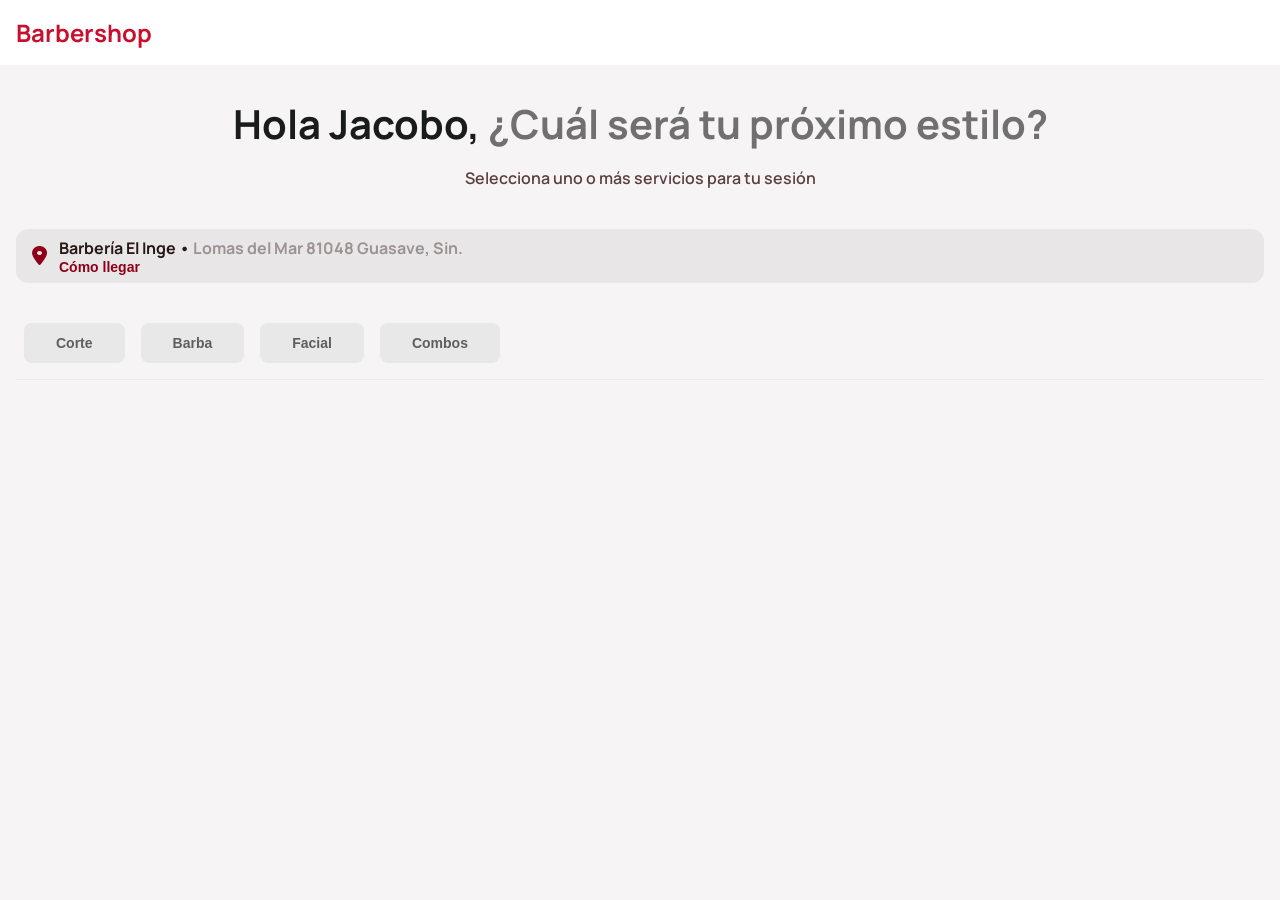
<file: index.html>
<!doctype html>
<html lang="es">
  <head>
    <meta charset="UTF-8" />
    <meta name="viewport" content="width=device-width, initial-scale=1.0" />
    <title>BarberBook</title>
    <link rel="preconnect" href="https://fonts.googleapis.com" />
    <link rel="preconnect" href="https://fonts.gstatic.com" crossorigin />
    <link
      href="https://fonts.googleapis.com/css2?family=Manrope:wght@200..800&display=swap"
      rel="stylesheet" />
    <link
      rel="stylesheet"
      href="https://cdnjs.cloudflare.com/ajax/libs/font-awesome/6.5.1/css/all.min.css"
      integrity="sha512-..."
      crossorigin="anonymous"
      referrerpolicy="no-referrer" />
    <link rel="stylesheet" href="css/global.css" />
    <link rel="stylesheet" href="css/services.css" />
  </head>
  <body>
    <header>
      <h2>Barbershop</h2>
    </header>

    <main>
      <section class="hero">
        <h2>
          Hola Jacobo,
          <span class="pregunta">¿Cuál será tu próximo estilo?</span>
        </h2>
        <p>Selecciona uno o más servicios para tu sesión</p>
      </section>

      <section class="shop-info">
        <i class="fa-solid fa-location-dot" style="color: rgb(143, 0, 24)"></i>
        <div class="direction-info">
            <h3>
            Barbería El Inge •
            <span class="direction"></span>
          </h3>
          <button class="btn-direction">Cómo llegar</button>
        </div>
      </section>

      <section class="services">
        <div class="tabs">
          <button class="tab-button" data-tab="corte">Corte</button>
          <button class="tab-button" data-tab="barba">Barba</button>
          <button class="tab-button" data-tab="facial">Facial</button>
          <button class="tab-button" data-tab="combos">Combos</button>
        </div>

        <div id="services-container" class="services-grid"></div>
      </section>
    </main>

    <footer class="footer">
      <div class="footer-summary">
        <div class="info-price">
            <h3>TOTAL ESTIMADO</h3>
            <p id="price">$0</p>
        </div>
        <div class="info-services">
            <h3>SERVICIOS</h3>
            <p id="count"></p>
        </div>
      </div>

      <div class="action-buttons">
        <button class="cancel">Cancelar</button>
        <button class="continue">
          Continuar<i class="fa-solid fa-arrow-right"></i>
        </button>
      </div>
    </footer>
    
    <script src="js/services.js"></script>
  </body>
</html>
</file>
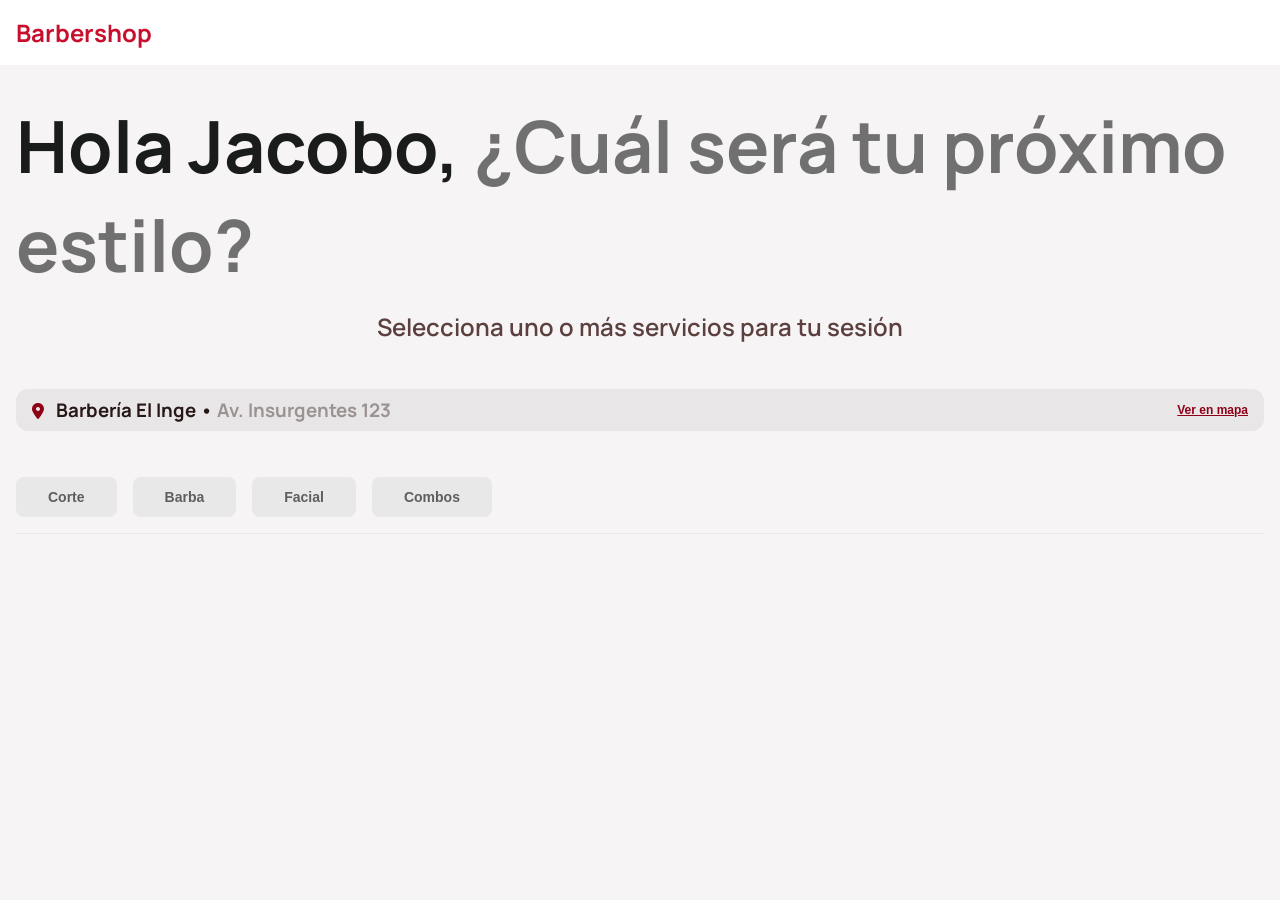
<file: frontend/index.html>
<!DOCTYPE html>
<html lang="es">
<head>
  <meta charset="UTF-8">
  <meta name="viewport" content="width=device-width, initial-scale=1.0">
  <title>Barbershop Panel</title>
  <link rel="preconnect" href="https://fonts.googleapis.com">
  <link rel="preconnect" href="https://fonts.gstatic.com" crossorigin>
  <link href="https://fonts.googleapis.com/css2?family=Manrope:wght@200..800&display=swap" rel="stylesheet">
  <link rel="stylesheet" href="https://cdnjs.cloudflare.com/ajax/libs/font-awesome/6.5.1/css/all.min.css" integrity="sha512-..." crossorigin="anonymous" referrerpolicy="no-referrer" />
  <link rel="stylesheet" href="css/styles.css">
</head>
<body>
  <header>
    <h2>Barbershop</h2>
  </header>

  <main>
    <section class="hero">
      <h2>
        Hola Jacobo, 
        <span class="pregunta">¿Cuál será tu próximo estilo?</span>
      </h2>
      <p>Selecciona uno o más servicios para tu sesión</p>
    </section>

    <section class="shop-info">
      <h3>
        <i class="fa-solid fa-location-dot" style="color: rgb(143, 0, 24);"></i>
        Barbería El Inge •
        <span class="direction">Av. Insurgentes 123</span>
      </h3>
      <button class="btn-direction">
        Ver en mapa
      </button>
    </section>

    <section class="services">
      <div class="tabs">
        <button class="tab-button" data-tab="corte">Corte</button>
        <button class="tab-button" data-tab="barba">Barba</button>
        <button class="tab-button" data-tab="facial">Facial</button>
        <button class="tab-button" data-tab="combos">Combos</button>
      </div>

      <div id="services-container" class="services-grid"></div>
    
    </section>
  </main>

  <footer class="footer">
    <div class="info-summary">
      <h3>RESUMEN DE SELECCIÓN</h3>
      <p>
        <span id="cantidad">1 Servicio Seleccionado</span> • 
        $<span id="total">35.00</span> Total
      </p>
    </div>
    <div class="action-buttons">
      <button class="cancel">Cancelar</button>
      <button class="continue">Continuar <i class="fa-solid fa-arrow-right" style="color: #ffffff;"></i></button>
    </div>
  </footer>
  <script src="js/services.js"></script>
</body>
</html>
</file>
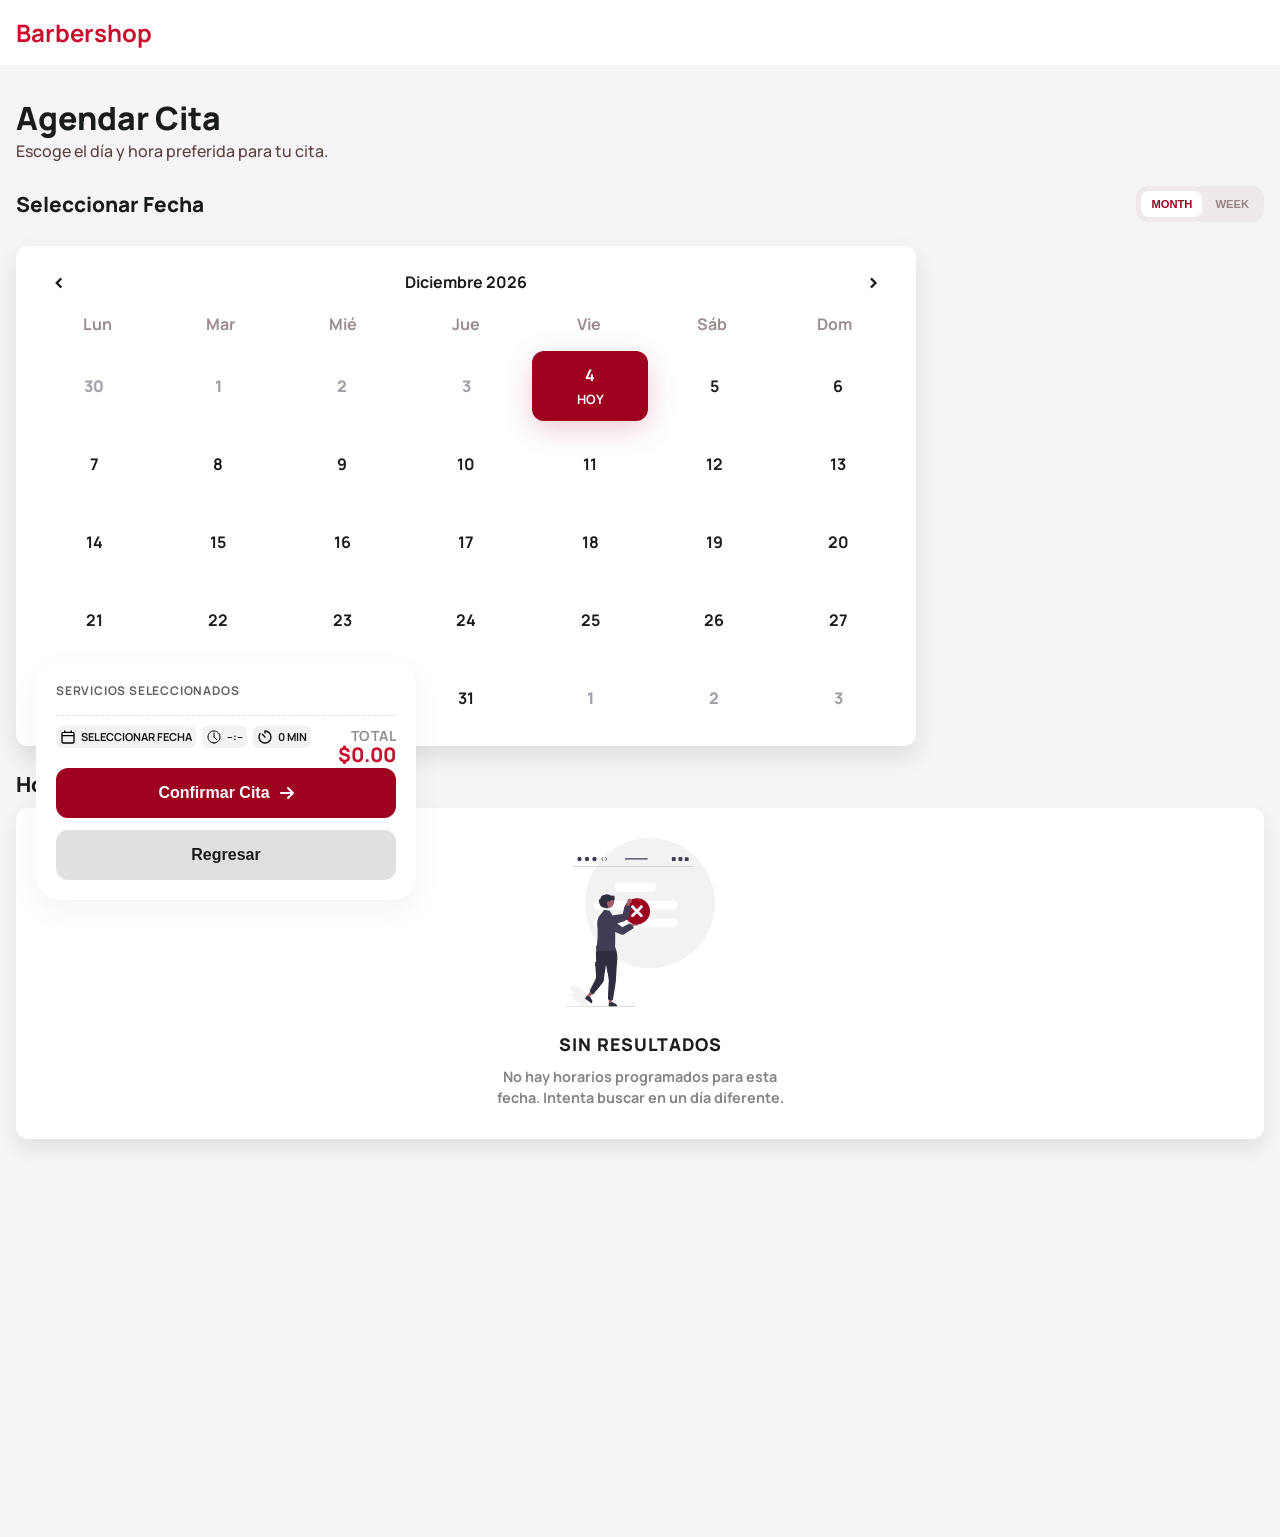
<file: booking.html>
<!DOCTYPE html>
<html lang="en">
<head>
    <meta charset="UTF-8">
    <meta name="viewport" content="width=device-width, initial-scale=1.0">
    <title>Reserva tu Cita</title>
    <link rel="preconnect" href="https://fonts.googleapis.com" />
    <link rel="preconnect" href="https://fonts.gstatic.com" crossorigin />
    <link
      href="https://fonts.googleapis.com/css2?family=Manrope:wght@200..800&display=swap"
      rel="stylesheet" />
    <link
      rel="stylesheet"
      href="https://cdnjs.cloudflare.com/ajax/libs/font-awesome/6.5.1/css/all.min.css"
      integrity="sha512-..."
      crossorigin="anonymous"
      referrerpolicy="no-referrer" />
    <link rel="stylesheet" href="css/global.css" />
    <link rel="stylesheet" href="css/booking.css" />
    <link rel="stylesheet" href="css/time-selection.css" />
</head>
<body>
    <header>
      <h2>Barbershop</h2>
    </header>

    <main>
        <section class="hero">
            <h2>Agendar Cita</h2>
            <p>Escoge el día y hora preferida para tu cita.</p>
        </section>

        <section class="calendar-type">
            <h3>Seleccionar Fecha</h3>
            <div class="style-calendar">
                <button class="monthly active">MONTH</button>
                <button class="weekly">WEEK</button>
            </div>
        </section>

        <section class="calendar">
            <booking-calendar/>
        </section>

        <section class="available-schedule">
            <h3>Horario Disponible</h3>
            <div class="time-selection-container"/>
        </section>

        <!-- Añadimos el ID para la lógica de mostrar/ocultar y cerramos los divs correctamente -->
        <aside class="summary-card hidden" id="summaryCard">
            <p class="section-title">SERVICIOS SELECCIONADOS</p>
            
            <div class="services-list" id="servicesList">
                <!-- Aquí inyectarás los servicios con JS -->
            </div>

            <hr class="divider">

            <div class="booking-details">
                <div class="booking-summary-row">
                    <div class="badges-group">
                       <span class="badge">
                            <img src="./assets/icons/calendar.svg" class="badge-icon" alt="Calendar">
                            <span id="summary-date">SELECCIONAR FECHA</span>
                        </span>

                        <span class="badge">
                            <img src="./assets/icons/clock.svg" class="badge-icon" alt="Clock">
                            <span id="summary-time">--:--</span>
                        </span>

                        <span class="badge">
                            <img src="./assets/icons/timer.svg" class="badge-icon" alt="Timer">
                            <span id="summary-duration">0 MIN</span>
                        </span>
                    </div>

                    <div class="total-group">
                        <span class="total-label">TOTAL</span>
                        <span class="total-amount" id="summary-total">$0.00</span>
                    </div>
                </div>
            </div>

            <button class="btn-confirm">
                Confirmar Cita<i class="fa-solid fa-arrow-right"></i>
            </button>
            <button class="btn-back" id="closeSummary">Regresar</button>
        </aside>


        
    </main>
    <script type="module" src="./js/components/calendar/BookingCalendar.js"></script>
    <script type="module" src="js/booking.js"></script>
</body>
</html>
</file>
<file: css/global.css>
/* Variables Globales */
:root {
    --color-bg: #f6f4f4;
}

/* Reset */
* {
  margin: 0;
  padding: 0;
  box-sizing: border-box;
}
</file>
<file: css/services.css>
body {
    font-family: 'Manrope', sans-serif;
    min-height: 100vh;
    font-weight: 800;
    background: var(--color-bg);
}

header {
    position: fixed;  /* fijo a la ventana */
    top: 0;           /* distancia desde la parte superior */
    left: 0;          /* opcional: inicio horizontal */
    width: 100%;      /* ocupa todo el ancho */
    background: #fff; /* fondo para que no se vea transparente */
    z-index: 1000;    /* para que quede sobre otros elementos */
    padding: 1rem;
    color: #C8102E;
    background: #ffffff;
}

main {
    display: flex;
    flex-direction: column;
    gap: 1.5rem;
    padding: 6rem 1rem;
}

.hero {
    display: flex;
    flex-direction: column; /* apila verticalmente */
    gap: 1rem;
    align-items:center; /* opcional: centra horizontalmente */
    /* font-size: 45px; */
    /* El texto nunca será menor a 1.5rem, 
     intentará medir el 5% del ancho de la pantalla (5vw), 
     y nunca será mayor a 4rem */
}

.hero h2 {
    color: #1A1C1C;
    text-align: center; /* opcional: centra el texto */
    font-size: 2.5rem;
}

.hero .pregunta {
    color: rgba(0, 0, 0, 0.54);
    text-align: center; /* opcional: centra el texto */
    font-size: 2.5rem;
}

.hero p {
    font-weight: 600;
    color: #5C403F;
    font-size: 1rem;
    /* font-size: clamp(0.6rem, 5vw, 1.5rem); */
}

.shop-info {
    display: flex;
    flex-direction: row;
    align-items: center;
    gap: 12px;
    padding: 8px 1rem;
    background: #F3F3F3; /* Un gris muy suave como el diseño */
    border-radius: 12px;
    font-weight: 600;
    background: rgba(219, 217, 217, 0.5);
    margin-top: 1rem;
}

.shop-info i {
    font-size: 20px;
}

.direction-info {
    display: flex;
    flex-direction: column;
}

.shop-info h3{
    font-size: clamp(0.8rem, 3vw, 1rem);
    color: #271717;
}

.shop-info .direction {
    font-size: 13px;
    color: rgba(39, 23, 23, 0.40);
}

.shop-info .btn-direction {
    font-weight: 600;
    text-decoration: underline;
    font-size: 12px;
    color: #8F0018;
    border: none;
    background: none;
    cursor: pointer;
    margin-left: 0;     
    text-align: left;
    padding: 0; 
}

/* --- Tablet (768px en adelante) --- */
@media (min-width: 768px) {
    .shop-info .btn-direction {
        font-size: 13px; /* Un poco más legible en tablets */
    }

    .shop-info .direction {
        font-size: 14px;
        color: rgba(39, 23, 23, 0.40);
    }
}

/* --- Laptop / Desktop pequeño (1024px en adelante) --- */
@media (min-width: 1024px) {
    .shop-info .btn-direction {
        font-size: 14px;
        /* Podrías quitar el subrayado y que solo aparezca en hover */
        text-decoration: none; 
    }
    
    .shop-info .btn-direction:hover {
        text-decoration: underline;
        color: #b3001e; /* Un tono un poco más claro al pasar el mouse */
    }

    .shop-info .direction {
        font-size: 16px;
        color: rgba(39, 23, 23, 0.40);
    }
}

/* --- Monitores grandes (1440px en adelante) --- */
@media (min-width: 1440px) {
    .shop-info .btn-direction {
        font-size: 16px; /* Tamaño estándar de lectura en monitores */
    }

    .shop-info .direction {
        font-size: 16px;
        color: rgba(39, 23, 23, 0.40);
    }
}

.services .tabs {
    display: flex;
    gap: 1rem;
    padding: 1rem 0.5rem;
    border-bottom: 1.5px solid #E8E8E8;
    overflow-x: auto; /* Permite deslizar los botones con el dedo */
    white-space: nowrap; /* Evita que los botones bajen de línea */
}

.tab-button {
    flex: 0 0 auto;
    color: #5F5E5E;
    background-color: #E8E8E8;
    border: none; /* borde invisible desde el inicio */
    border-radius: 8px;
    cursor: pointer;
    font-weight: 800;
    font-size: 14px;
    padding: 12px 32px;
    transition: all 0.3s ease;
}

.tab-button.active {
    color: #ffffff;
    background-color: #9E001F;
    border-color: #9E001F; /* borde coincide con fondo */
}

/* .tab-button:not(.active):hover {
    color: #ffffff;
    background-color: #9E001F;
    transform: scale(1.10);
    box-shadow: 0 4px 8px rgba(0,0,0,0.3);
} */

.services-grid {
  display: grid;
  grid-template-columns: repeat(auto-fit, minmax(220px, 400px));
  grid-auto-rows: 1fr;
  gap: 2rem;
  padding-top: 1rem;
}

/* Entrada de cards */
.service-card {
  cursor: pointer;
  opacity: 0;
  transform: translateY(15px);
}

.service-card.show {
  opacity: 1;
  border-radius: 12px;
  transform: translateY(0);
  transition: all 0.4s ease;
}

/* Animación al seleccionar */
.service-card-inner.selected {
  border-radius: 12px;
  border: 1px solid #9E001F;
  box-shadow: 0 0 10px rgba(158, 0, 31, 0.4);
}

.service-card-inner {
    border-radius: 12px;
    position: relative;
    display: flex;
    flex-direction: column;
    justify-content: flex-start;
    aspect-ratio: 1/1;
    background: #ffffff;
    padding: clamp(1.5rem, 2vw, 2rem);
    gap: 2rem;
    transition: all 0.2s ease;
    height: 100%;
}

/* .service-card-inner:hover {
  transform: scale(1.03);
  border: 2px solid #9E001F;
  box-shadow: 0 4px 10px rgb(158, 0, 31)
} */

/* Top */
.service-top {
  display: flex;
  justify-content: space-between;
  align-items: flex-start;
}

.service-icon {
    font-size: 30px;
    color: #5C403F;
    background-color: #E8E8E8;
    padding: 25px;
    border-radius: 10px;
    transition: all 0.2s ease;
}

/* .service-card:hover .service-icon {
    color: #9E001F;
    background-color: #FFDAD8;
} */

.service-card-inner.selected .service-icon {
  color: #9E001F;
  background-color: #FFDAD8;
}

/* Check */
.check {
  position: absolute;
  top: 20px;
  right: 20px;  
  font-size: 28px;
  opacity: 0;
  transform: scale(0.5);
  transition: all 0.2s ease;
}

.service-card-inner.selected .check {
  opacity: 1;
  transform: scale(1);
}

.service-description {
    display: flex;
    flex-direction: column;
    justify-items: start;
    gap: 5px;
    flex-grow: 1;
}

.service-description h3 {
    font-weight: 700;
    font-size: clamp(16px, 2vw, 25px);
    color: #1A1C1C;
    min-height: 1.2em
}

.service-description p {
    font-weight: 500;
    font-size: clamp(8px, 2vw, 18px);
    color: #5C403F;
    min-height: 3em;
}

.service-info {
    display: flex;
    flex-direction: row;
    justify-content: space-between;
    align-items: center;
    padding-top: 1rem;
    border-top: 1.5px solid #E8E8E8;
}

.service-price {
  font-weight: 600;
  font-size: clamp(16px, 2vw, 24px);
  color: #9E001F;
}

.service-timer {
  font-weight: 400;
  font-size: clamp(10px, 2vw, 20px);
  color: #5C403F;
}

@media (max-width: 600px) {
  .services-grid {
    grid-template-columns: repeat(2, 1fr);
    gap: 1rem;
  }

  .service-card-inner {
    aspect-ratio: auto;
    min-height: 180px;
    padding: 1rem;
    gap: 1rem;
  }

  .service-icon {
    font-size: 1rem;
    padding: 1rem;
    border-radius: 10px;
    }

    /* Check */
    .check {
    top: 15px;
    right: 15px;  
    font-size: 20px;
    }

  .service-description h3 {
    font-size: 16px;
  }

  .service-description p {
    font-size: 14px;
    min-height: 40px;
  }

  .service-price {
    font-size: 16px;
  }

  .service-timer {
    font-size: 14px;
  }

  .service-info {
    padding-top: 10px;
    }
}

.footer {
    position: fixed;  /* fijo a la ventana */
    display: flex;
    bottom: 0;           /* distancia desde la parte superior */
    left: 0;          /* opcional: inicio horizontal */
    width: 100%;      /* ocupa todo el ancho */
    background: #fff; /* fondo para que no se vea transparente */
    z-index: 1000;    /* para que quede sobre otros elementos */
    padding: 1rem;
    align-items: stretch;
    width: 100%;
    box-sizing: border-box;
    flex-direction: column;
    justify-content: space-between;
    opacity: 0;
    visibility: hidden; /* Evita que se pueda hacer clic mientras es invisible */
    transform: translateY(100%); /* Empieza 20px más abajo */
    transition: all 0.4s ease-in-out;
    border-radius: 20px 20px 0 0;
    box-shadow: 0 -10px 20px rgba(0,0,0,0.10); /* Sombra hacia ARRIBA */
    border-top: 1px solid #f0f0f0;
}

.footer-summary {
    display: flex;
    flex-direction: row;
    justify-content: space-between;
    padding-top: 1rem;
    gap: 1.5rem;
}

.info-price h3 {
    font-weight: 700;
    font-size: 14px;
    color: #5C403F;
}

.info-price p {
    font-weight: 800;
    font-size: 24px;
    color: #1A1C1C;
}

.info-services {
    text-align: right;
}

.info-services h3 {
    font-weight: 700;
    font-size: 14px;
    color: #5C403F;
}

.info-services p {
    font-weight: 700;
    font-size: 16px;
    color: #1A1C1C;
}

/* Ajuste de botones para que se vean como la imagen */
.action-buttons {
    display: flex;
    gap: 12px;
    margin-top: 10px;
}

.cancel {
    flex: 1;
    background: #E8E8E8;
    border-radius: 15px; /* Más redondeado como la imagen */
    padding: 12px;
}

.continue {
    flex: 2; /* Más ancho */
    background: #9E001F;
    border-radius: 15px;
    padding: 12px;
}


.footer.visible {
    opacity: 1;
    visibility: visible;
    transform: translateY(0); /* Sube a su posición original */
}

.action-buttons {
    display: flex;
    flex-direction: row;
    gap: 16px;
}

.action-buttons .cancel {
    cursor: pointer;
    font-weight: 700;
    border: none;
    background: #E8E8E8;
    color: #1A1C1C;
    padding: 1rem 2rem;
    border-radius: 12px;
    transition: all 0.3s ease;
}

/* .action-buttons .cancel:hover {
    transform: scale(1.10);
    box-shadow: 0 2px 8px rgba(0,0,0,0.5);
} */

.action-buttons .cancel:active {
    transform: scale(0.95);
    box-shadow: 0 2px 4px rgba(0,0,0,0.1);
}

.action-buttons .continue {
    cursor: pointer;
    display: flex;
    flex-direction: row;
    justify-content: center;
    align-items: center;
    gap: 10px;
    font-weight: 700;
    background: #9E001F;
    color: white;
    border: none;
    padding: 1rem 2rem;
    border-radius: 12px;
    transition: all 0.3s ease;
}

/* .action-buttons .continue:hover {
    transform: scale(1.10);
    box-shadow: 0 4px 8px rgba(0,0,0,0.3);
} */

.action-buttons .continue:active {
    transform: scale(0.95);
    box-shadow: 0 2px 4px rgba(0,0,0,0.1);
}

.action-buttons .continue i {
    font-size: 1rem;
}

@media (min-width: 1024px) {
    .footer {
        /* Cambiamos a horizontal para aprovechar el ancho */
        flex-direction: row; 
        align-items: center;
        justify-content: center; /* Centra el bloque de contenido en la pantalla */
        padding: 1rem 5%; /* Más espacio a los lados */
    }

    /* Creamos un contenedor "virtual" interno para que la info y los botones no se peguen a los bordes */
    .footer-summary, 
    .action-buttons {
        max-width: 1200px;
        margin: 0 auto;
        width: 100%;
    }

    .info-services {
        text-align: center;
    }

    .footer {
        display: flex;
        justify-content: space-around; /* Separa info de botones */
        gap: 40px;
    }

    .footer-summary {
        margin-top: 0;
        padding-top: 0;
        flex: 1; /* Ocupa el espacio necesario a la izquierda */
    }

    .action-buttons {
        margin-top: 0;
        flex: 1; /* Ocupa el espacio necesario a la derecha */
        justify-content: flex-end; /* Empuja los botones a la derecha */
    }

    /* Opcional: Ajustar el tamaño de los botones para que no sean gigantes */
    .action-buttons .continue, 
    .action-buttons .cancel {
        flex: none; /* Quita el flex: 2 y flex: 1 del móvil */
        min-width: 180px; 
    }
}

/* =============================================
   EFECTOS INTERACTIVOS (Solución Hover Pegajoso)
   ============================================= */

/* Solo se activan si el usuario tiene un mouse (Computadoras) */
@media (hover: hover) and (pointer: fine) {
    .tab-button:not(.active):hover {
        color: #ffffff;
        background-color: #9E001F;
        transform: scale(1.10);
        box-shadow: 0 4px 8px rgba(0,0,0,0.3);
    }

    .service-card-inner:hover {
        transform: scale(1.03);
        border: 2px solid #9E001F;
        box-shadow: 0 4px 10px rgba(158, 0, 31, 0.3);
    }

    .service-card:hover .service-icon {
        color: #9E001F;
        background-color: #FFDAD8;
    }

    .action-buttons .cancel:hover {
        transform: scale(1.10);
        box-shadow: 0 2px 8px rgba(0,0,0,0.5);
    }

        .action-buttons .continue:hover {
        transform: scale(1.10);
        box-shadow: 0 4px 8px rgba(0,0,0,0.3);
    }
}

/* Feedback táctil para Móviles (Se activa al tocar y desaparece al soltar) */
.tab-button:active, 
.service-card-inner:active {
    transform: scale(0.95);
    transition: transform 0.1s;
}
</file>
<file: frontend/css/styles.css>
/* Variables Globales */
:root {
    --color-bg: #f6f4f4;
}

/* Reset */
* {
  margin: 0;
  padding: 0;
  box-sizing: border-box;
}

body {
    font-family: 'Manrope', sans-serif;
    min-height: 100vh;
    font-weight: 800;
    background: var(--color-bg);
}

header {
    position: fixed;  /* fijo a la ventana */
    top: 0;           /* distancia desde la parte superior */
    left: 0;          /* opcional: inicio horizontal */
    width: 100%;      /* ocupa todo el ancho */
    background: #fff; /* fondo para que no se vea transparente */
    z-index: 1000;    /* para que quede sobre otros elementos */
    padding: 1rem;
    color: #C8102E;
    background: #ffffff;
}

main {
    display: flex;
    flex-direction: column;
    gap: 30px;
    padding: 6rem 1rem;
}

.hero {
    display: flex;
    flex-direction: column; /* apila verticalmente */
    gap: 1rem;
    align-items:center; /* opcional: centra horizontalmente */
    /* font-size: 45px; */
    /* El texto nunca será menor a 1.5rem, 
     intentará medir el 5% del ancho de la pantalla (5vw), 
     y nunca será mayor a 4rem */
    font-size: clamp(2rem, 5vw, 3rem);
}

.hero h2 {
    color: #1A1C1C;
    text-align: start; /* opcional: centra el texto */
}

.hero .pregunta {
  color: rgba(0, 0, 0, 0.54);
  text-align: center; /* opcional: centra el texto */
}

.hero p {
    font-weight: 600;
    color: #5C403F;
    /* font-size: 24px; */
    font-size: clamp(1rem, 5vw, 1.5rem);
}

.shop-info {
    display: flex;
    flex-direction: row;
    gap: 12px;
    padding: 8px 1rem;
    background: #F3F3F3; /* Un gris muy suave como el diseño */
    border-radius: 12px;
    margin-top: 1rem;
    font-weight: 600;
    font-size: clamp(0.8rem, 3vw, 1rem);
    background: rgba(219, 217, 217, 0.5);
}

.shop-info i {
    margin-right: 0.5rem;
    font-size: 1rem;
}

.shop-info h3{
    color: #271717;
}

.shop-info .direction {
    color: rgba(39, 23, 23, 0.40);
}

.shop-info .btn-direction {
    font-weight: 600;
    text-decoration: underline;
    font-size: 12px;
    color: #8F0018;
    border: none;
    background: none;
    margin-left: auto;
    cursor: pointer;
}

.services .tabs {
    display: flex;
    gap: 1rem;
    padding: 1rem 0;
    border-bottom: 1.5px solid #E8E8E8;
    overflow-x: auto; /* Permite deslizar los botones con el dedo */
    white-space: nowrap; /* Evita que los botones bajen de línea */
}

.tab-button {
    flex: 0 0 auto;
    color: #5F5E5E;
    background-color: #E8E8E8;
    border: none; /* borde invisible desde el inicio */
    border-radius: 8px;
    cursor: pointer;
    font-weight: 800;
    font-size: 14px;
    padding: 12px 32px;
    transition: all 0.3s ease;
}

.tab-button.active {
    color: #ffffff;
    background-color: #9E001F;
    border-color: #9E001F; /* borde coincide con fondo */
}

.tab-button:not(.active):hover {
    color: #ffffff;
    background-color: #9E001F;
    transform: scale(1.10);
    box-shadow: 0 4px 8px rgba(0,0,0,0.3);
}

.tabcontent {
  display: none;
}

.services-grid {
  display: grid;
  grid-template-columns: repeat(4, 1fr);
  gap: 2rem;
  padding-top: 1rem;
}

.service-card {
    cursor: pointer;
}

/* Entrada de cards */
.service-card {
  opacity: 0;
  transform: translateY(15px);
}

.service-card.show {
  opacity: 1;
  transform: translateY(0);
  transition: all 0.4s ease;
}

/* Animación al seleccionar */
.service-card-inner.selected {
  border: 2px solid #9E001F;
  box-shadow: 0 0 10px rgba(158, 0, 31, 0.4);
}

.service-card-inner {
    position: relative;
    display: flex;
    flex-direction: column;
    justify-content: end;
    aspect-ratio: 1/1;
    background: #ffffff;
    border-radius: 12px;
    padding: 2rem;
    gap: 2rem;
    transition: all 0.2s ease;
}

.service-card-inner:hover {
  transform: scale(1.03);
}

/* Seleccionado */
.service-card-inner.selected {
  border: 2px solid #9E001F;
  box-shadow: 0 4px 10px rgba(158, 0, 31, 0.2);
}

/* Top */
.service-top {
  display: flex;
  justify-content: space-between;
}

.service-icon {
    font-size: 30px;
    color: #5C403F;
    background-color: #E8E8E8;
    padding: 25px;
    border-radius: 10px;
    transition: all 0.2s ease;
}

.service-card:hover .service-icon {
    color: #9E001F;
    background-color: #FFDAD8;
}

.service-card-inner.selected .service-icon {
  color: #9E001F;
  background-color: #FFDAD8;
}

/* Check */
.check {
  position: absolute;
  top: 20px;
  right: 20px;  
  font-size: 28px;
  opacity: 0;
  transform: scale(0.5);
  transition: all 0.2s ease;
}

.service-card-inner.selected .check {
  opacity: 1;
  transform: scale(1);
}

.service-description {
    display: flex;
    flex-direction: column;
    justify-items: start;
    gap: 5px;
}

.service-description h3 {
    font-weight: 700;
    font-size: 25px;
    color: #1A1C1C;
}

.service-description p {
    font-weight: 500;
    font-size: 18px;
    color: #5C403F;
}

.service-info {
    display: flex;
    flex-direction: row;
    justify-content: space-between;
    align-items: center;
    padding-top: 1rem;
    border-top: 1.5px solid #E8E8E8;
}

.service-price {
  font-weight: 600;
  font-size: 24px;
  color: #9E001F;
}

.service-timer {
  font-weight: 400;
  font-size: 20px;
  color: #5C403F;
}

.service-card:hover {
    border: 1px solid #9E001F;
    transform: scale(1.02);
    box-shadow: 0 4px 10px rgb(158, 0, 31)
}

.footer {
    position: fixed;  /* fijo a la ventana */
    display: flex;
    bottom: 0;           /* distancia desde la parte superior */
    left: 0;          /* opcional: inicio horizontal */
    width: 100%;      /* ocupa todo el ancho */
    background: #fff; /* fondo para que no se vea transparente */
    z-index: 1000;    /* para que quede sobre otros elementos */
    padding: 1.5rem;
    align-items: center;
    flex-direction: row;
    justify-content: space-between;
    opacity: 0;
    visibility: hidden; /* Evita que se pueda hacer clic mientras es invisible */
    transform: translateY(100%); /* Empieza 20px más abajo */
    transition: all 0.4s ease-in-out;
    border-radius: 20px 20px 0 0;
    box-shadow: 0 -10px 20px rgba(0,0,0,0.10); /* Sombra hacia ARRIBA */
    border-top: 1px solid #f0f0f0;
}

.footer.visible {
    opacity: 1;
    visibility: visible;
    transform: translateY(0); /* Sube a su posición original */
}

.info-summary h3 {
    font-weight: 400;
    font-size: 18px;
    color: #5C403F;
}

.info-summary p {
    font-weight: 700;
    font-size: 24px;
    color: #1A1C1C;
}


.action-buttons {
    display: flex;
    flex-direction: row;
    gap: 16px;
}

.action-buttons .cancel {
    cursor: pointer;
    font-weight: 700;
    border: none;
    background: #E8E8E8;
    color: #1A1C1C;
    padding: 1rem 2rem;
    border-radius: 12px;
    transition: all 0.3s ease;
}

.action-buttons .cancel:hover {
    transform: scale(1.10);
    box-shadow: 0 2px 8px rgba(0,0,0,0.5);
}

.action-buttons .cancel:active {
    transform: scale(0.95);
    box-shadow: 0 2px 4px rgba(0,0,0,0.1);
}

.action-buttons .continue {
    cursor: pointer;
    display: flex;
    flex-direction: row;
    align-items: center;
    gap: 10px;
    font-weight: 700;
    background: #9E001F;
    color: white;
    border: none;
    padding: 1rem 2rem;
    border-radius: 12px;
    transition: all 0.3s ease;
}

.action-buttons .continue:hover {
    transform: scale(1.10);
    box-shadow: 0 4px 8px rgba(0,0,0,0.3);
}

.action-buttons .continue:active {
    transform: scale(0.95);
    box-shadow: 0 2px 4px rgba(0,0,0,0.1);
}
</file>
<file: css/booking.css>
body {
    font-family: 'Manrope', sans-serif;
    min-height: auto;
    font-weight: 800;
    background: var(--color-bg);
}

header {
    position: fixed;  /* fijo a la ventana */
    top: 0;           /* distancia desde la parte superior */
    left: 0;          /* opcional: inicio horizontal */
    width: 100%;      /* ocupa todo el ancho */
    background: #fff; /* fondo para que no se vea transparente */
    z-index: 1000;    /* para que quede sobre otros elementos */
    padding: 1rem;
    color: #C8102E;
    background: #ffffff;
}

main {
    display: flex;
    flex-direction: column;
    gap: 1.5rem;
    padding: 6rem 1rem;
}

.hero {
    text-align: start;
    gap: 1rem;
}

.hero h2 {
    color: #1A1C1C;
    font-size: 2rem;
    font-weight: 800;
}

.hero p {
    color: #5C403F;
    font-size: 1rem;
    font-weight: 500;
}

.calendar-type {
    display: flex;
    flex-direction: row;
    justify-content:space-between;
    align-items: center;
}

.calendar-type h3 {
    color: #1A1C1C;
    font-size: 1.3rem;
    font-weight: 800;
}

.style-calendar {
    background-color: #efe9e9; /* Mejorar color */
    padding: 5px;
    border-radius: 12px;
}

/* Estado base para ambos botones */
.style-calendar .monthly, 
.style-calendar .weekly {
    border-radius: 8px;
    background-color: #efe9e9;
    padding: 7px 10px;
    color: rgba(92, 64, 63, 0.6);
    border: none;
    font-weight: 800;
    font-size: 0.7rem;
    cursor: pointer; /* Añade esto para que parezca botón */
    transition: background-color 0.3s ease, color 0.3s ease;
}

/* Estado activo de los botones */
.style-calendar .monthly.active,
.style-calendar .weekly.active {
    background-color: #ffffff;
    color: #9E001F;
}

/* --- Laptop / Desktop pequeño (1024px en adelante) --- */
@media (min-width: 1024px) {
    .style-calendar .monthly:hover {
        color: #9E001F;
    } 
    
    .style-calendar .weekly:hover {
        color: #9E001F;
    }
}

/* --- Monitores grandes (1440px en adelante) --- */
@media (min-width: 1440px) {
    .style-calendar .monthly:hover {
        color: #9E001F;
    } 
    
    .style-calendar .weekly:hover {
        color: #9E001F;
    }
}

.available-schedule {
    display: flex;
    flex-direction: column;
    gap: 10px;
}

.available-schedule h3 {
    color: #1A1C1C;
    font-size: 1.3rem;
    font-weight: 800;
}

/* =========================================
   ESTILOS MÓVIL (Comportamiento Footer)
   ========================================= */
.summary-card {
    position: fixed;
    bottom: 0;
    left: 0;
    width: 100%;
    z-index: 1000;
    background: #ffffff;
    padding: 20px;
    box-sizing: border-box;
    border-radius: 24px 24px 0 0;
    box-shadow: 0 -10px 25px rgba(0,0,0,0.1);
    
    /* ESTADO OCULTO (Copiado de tu footer) */
    opacity: 0;
    visibility: hidden;
    transform: translateY(100%);
    transition: all 0.4s cubic-bezier(0.25, 1, 0.5, 1);
}

/* ESTADO VISIBLE */
.summary-card.visible {
    opacity: 1;
    visibility: visible;
    transform: translateY(0);
}

/* Títulos en gris pequeño */
.section-title {
  color: #636262;
  font-size: 12px;
  font-weight: 700;
  letter-spacing: 0.8px;
  margin-bottom: 16px;
  text-transform: uppercase;
}

/* Separador punteado */
.divider {
  border: none;
  border-top: 1px dashed #e0e0e0;
  margin: 10px 0;
}

.booking-details {
  display: flex;
  flex-direction: row;      /* Fuerza horizontal */
  flex-wrap: nowrap;        /* Prohibe saltar de línea */
  align-items: center;      /* Centra verticalmente badges y total */
  width: 100%;
  overflow: hidden;         /* Corta lo que sobresalga del padre */
}

.booking-summary-row {
    display: flex;
    justify-content: space-between; /* Badges a la izquierda, Total a la derecha */
    align-items: flex-start;
    width: 100%;

}

.badges-group {
    display: flex;
    flex-direction: row;
    flex-wrap: nowrap; /* Prohibido saltar */
    gap: 6px;          /* Espacio pequeño entre los 3 badges */
    flex-grow: 1;
}

.badge {
    height: 22px;
    padding: 0 4px;
    background-color: #f2f2f2;
    color: #1a1a1c;
    border-radius: 6px;
    font-size: 11px; /* Un poco más pequeño para asegurar que quepan los 3 */
    font-weight: 700;
    display: flex;
    align-items: center;
    justify-content: center;
    white-space: nowrap;
    flex: 0 0 auto; /* No se estiran ni se encogen */
}

.badge-icon {
    width: 16px;  /* Ajusta el tamaño según tu diseño */
    height: 16px;
    margin-right: 5px;
    display: block; 
    object-fit: contain;
}

.total-group {
    display: flex;       /* IMPORTANTE: Para que funcione flex-direction */
    flex-direction: column;
    text-align: right;
    flex-shrink: 0;      /* Evita que los badges lo compriman */
    min-width: 0px;    /* CAMBIO CLAVE: Reserva espacio suficiente */
    justify-content: flex-end; /* Alinea el contenido al final (derecha) */
}

.total-label {
  display: block;
  font-size: 14px;
  font-weight: 700;
  color: #8e8e93; /* Gris claro para el texto "TOTAL" */
  letter-spacing: 0.5px;
  margin-bottom: -4px; /* Acerca el label al precio */
}

.total-amount {
  font-size: 20px;
  font-weight: 800;
  color: #C8102E;
}

/* Botones */
.btn-confirm {
  display: flex;
  flex-direction: row;
  justify-content: center;
  align-items: center;
  width: 100%;
  background-color: #9E001F;
  color: white;
  padding: 16px;
  border: none;
  border-radius: 12px;
  font-size: 1rem;
  font-weight: 700;
  margin-bottom: 12px;
  cursor: pointer;
  gap: 10px;
}

.btn-confirm i {
    font-size: 1rem;
}

.btn-back {
  width: 100%;
  background-color: #e0e0e0;
  color: #1A1C1C;
  padding: 16px;
  border: none;
  border-radius: 12px;
  font-size: 1rem;
  font-weight: 700;
  cursor: pointer;
}

/* =========================================
   ESTILOS DESKTOP (Comportamiento Aside)
   ========================================= */
@media (min-width: 768px) {
    .summary-card {
        /* Reset de posición fija a pegajosa lateral */
        position: sticky;
        top: 20px;
        width: 380px;
        border-radius: 24px;
        margin: 20px;
        
        /* SIEMPRE VISIBLE EN DESKTOP (Opcional, según prefieras) */
        opacity: 1 !important;
        visibility: visible !important;
        transform: translateY(0) !important;
        box-shadow: 0 10px 30px rgba(0,0,0,0.05);
    }
}

/* Solo para que no se pegue el contenido al footer en móvil */
/* MEJORAR ESTO PARA QUE CREZCA CONFORME AL TAMAÑO DEL summary-card */
body:has(.summary-card.visible) {
    padding-bottom: 170px; 
}
</file>
<file: css/time-selection.css>
.time-selection-container {
    background-color: white;
    border-radius: 12px;
    padding: 10px;
    box-shadow: 0 10px 20px rgba(0, 0, 0, 0.08);
}

.time-selection-div {
    display: flex;
    flex-direction: column;
    gap: 10px;
    padding: 10px 0;
}

.period-header {
    display: flex;         /* Activa alineación horizontal */
    align-items: center;   /* Centra verticalmente icono y texto */
    gap: 12px;             /* Espacio entre el icono y el h3 */
}

.period-svg {
    width: 24px;           /* Ajusta el tamaño de tus SVG */
    height: 24px;
    flex-shrink: 0;        /* Evita que el icono se aplaste */
}

.time-selection-title {
    margin: 0;             /* Quitamos márgenes por defecto para que el flex controle el espacio */
    font-size: 1rem;
    font-weight: 700;
    color: #5C403F;
    text-transform: uppercase;
    letter-spacing: 0.5px;
}


.time-selection-div h3 {
    font-size: 1rem;
    color: #1A1C1C;
    font-weight: 700;
}

.time-slots-grid {
    display: grid;
    /* 1. Ancho mínimo de 100px (el 1fr hace que se estiren si sobra espacio) */
    grid-template-columns: repeat(auto-fill, minmax(100px, 1fr));
    
    /* 2. Alto mínimo de 58px para todas las filas creadas */
    grid-auto-rows: minmax(58px, auto);
    
    gap: 10px;
}

.time-slot {
    width: 100%;  /* Ocupa todo el ancho de la celda del grid */
    height: 100%; /* Ocupa todo el alto de la celda del grid */
    display: flex;
    align-items: center;
    justify-content: center;
    padding: 10px 0;
    background-color: #F4F3F3;
    border-radius: 12px;
    text-align: center;
    cursor: pointer;
    font-size: 1rem;
    font-weight: 700;
    transition: all 0.2s ease;
}

/* Solo aplica hover en dispositivos que tienen puntero (PC) */
@media (hover: hover) {
    .time-slot:not(.is-occupied):not(.selected):hover {
        color: #9E001F;
        transform: scale(1.05);
        box-shadow: 0 4px 10px rgba(200, 16, 46, 0.1);
        z-index: 1;
    }
}

/* Efecto Click (Al presionar) */
.time-slot:not(.is-occupied):active {
    transform: scale(0.95);
    transition: transform 0.1s;
}

/* Aseguramos que el seleccionado mantenga su escala */
.time-slot.selected {
    background-color: #9E001F;
    color: white;
    transform: scale(1.05); 
    box-shadow: 0 4px 12px rgba(158, 0, 31, 0.2);
}

/* Estado ocupado (tachado) */
.time-slot.is-occupied {
    text-decoration: line-through; /* La línea en el medio */
    color: #A1A1AA;               /* Color grisáceo */
    background-color: #F4F3F3;    /* Fondo más claro/apagado */
    cursor: not-allowed;          /* Cambia el cursor a "prohibido" */
    opacity: 0.6;                 /* Lo hace ver desvanecido */
    border: 1px dashed #E2E8F0;   /* Opcional: borde punteado para diferenciar */
}

/* Evita que el tachado cambie de color al pasar el mouse */
.time-slot.is-occupied:hover {
    background-color: #F4F3F3;
    transform: none;
}

/* Imagen de error */
/* El contenedor padre debe tener una altura mínima para que el centrado se note */
.time-selection-container {
    min-height: 300px; /* Ajusta según el diseño de tu app */
    display: flex;
    flex-direction: column;
}

.no-availability-container {
    display: flex;
    justify-content: center; /* Centrado horizontal */
    align-items: center;     /* Centrado vertical */
    flex-grow: 1;            /* Ocupa todo el espacio sobrante */
    padding: 20px;
    text-align: center;
}

.no-availability-content {
    max-width: 300px; /* Para que el texto no se estire demasiado */
}

.empty-img {
    width: 150px;
    margin-bottom: 20px;
}

.no-availability-content h3 {
    font-size: 1.1rem;
    color: #1A1C1C;
    letter-spacing: 1px;
    margin-bottom: 10px;
    text-transform: uppercase;
}

.no-availability-content p {
    font-size: 0.9rem;
    font-weight: 700;
    color: #878484;
    line-height: 1.5;
}
</file>
